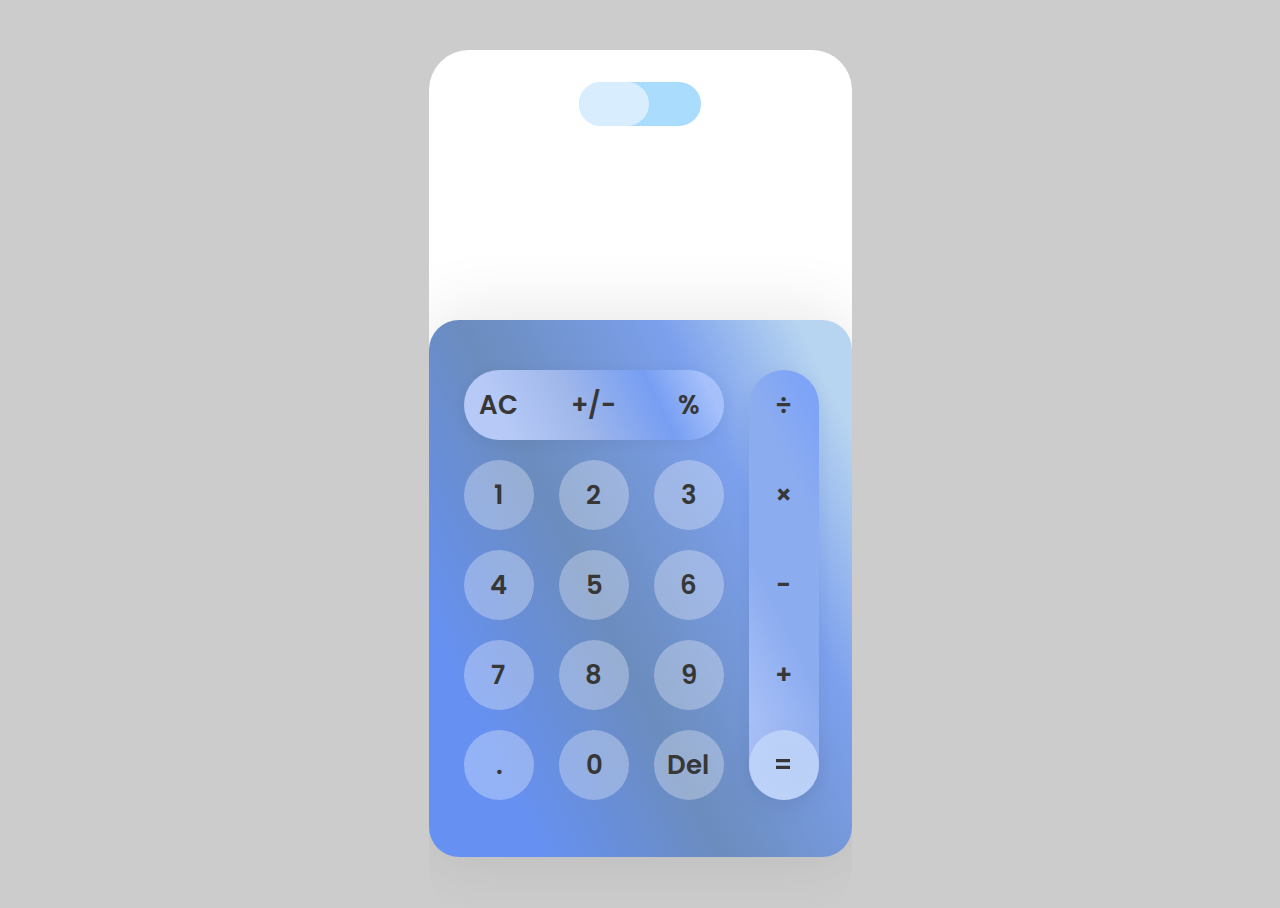
<file: index.html>
<!DOCTYPE html>
<html lang="en">
<head>
    <meta charset="UTF-8">
    <meta http-equiv="X-UA-Compatible" content="IE=edge">
    <meta name="viewport" content="width=device-width, initial-scale=1.0">
    <title>Calculator</title>
    <script src="./script.js" defer></script>
    <link rel="stylesheet" href="./style.css">
</head>
<body>
    <div id="root">
        <div class="calculator">
            <div class="result">
                <label class="toggle-container">
                    <input type="checkbox" class="toggle-input">
                    <span class="toggle-slider"></span>
                  </label>
                <span class="history"></span>
                <div>
                    <span class="equal"> </span>
                    <span class="mathResult"></span>
                </div>
            </div>
            <div class="buttons">
                <div class="numbers">
                    <div class="operators">
                        <button onclick="calculator.deleteCash()">AC</button>
                        <button onclick="calculator.module()">+/-</button>
                        <button onclick="calculator.getNumberClick(event.target.textContent)">%</button>
                    </div>
                    <div class="numbersDiv">
                        <div>
                            <button onclick="calculator.getNumberClick(event.target.textContent)">1</button>
                            <button onclick="calculator.getNumberClick(event.target.textContent)">2</button>
                            <button onclick="calculator.getNumberClick(event.target.textContent)">3</button>
                        </div>
                        <div>
                            <button onclick="calculator.getNumberClick(event.target.textContent)">4</button>
                            <button onclick="calculator.getNumberClick(event.target.textContent)">5</button>
                            <button onclick="calculator.getNumberClick(event.target.textContent)">6</button>
                        </div>
                        <div>
                            <button onclick="calculator.getNumberClick(event.target.textContent)">7</button>
                            <button onclick="calculator.getNumberClick(event.target.textContent)">8</button>
                            <button onclick="calculator.getNumberClick(event.target.textContent)">9</button>
                        </div>
                        <div>
                            <button onclick="calculator.getNumberClick(event.target.textContent)">.</button>
                            <button onclick="calculator.getNumberClick(event.target.textContent)">0</button>
                            <button onclick="calculator.deleteLastMember()">Del</button>
                        </div>
                    </div>
                </div>
                <div class="defaultOperators">
                    <button onclick="calculator.getNumberClick(event.target.textContent)">÷</button>
                    <button onclick="calculator.getNumberClick(event.target.textContent)">×</button>
                    <button onclick="calculator.getNumberClick(event.target.textContent)">-</button>
                    <button onclick="calculator.getNumberClick(event.target.textContent)">+</button>
                    <button class="equalOperator" onclick="calculator.getResult()">=</button>
                </div>
            </div>
        </div>
    </div>
</body>
</html>
</file>
<file: style.css>
@import url('https://fonts.googleapis.com/css2?family=Poppins:wght@400&display=swap');

* {
    margin: 0;
    padding: 0;
    box-sizing: border-box;
}

#root {
    /* max-width: 1500px;
    height: 100vh; */
    display: flex;
    align-items: center;
    justify-content: center;
    background-color: #ccc;
    font-family: 'Poppins', sans-serif;
}

.calculator {
    border-radius: 40px;
    overflow: hidden;
    margin-top: 50px;
    width: 423px;
    height: 858px;
    border-radius: 40px;
    position: relative;
}

.buttons {
    background: linear-gradient(244deg, #b7d4f0 8.14%, #7ca0ed 27.9%, #6b8cbd 56.94%, #6691f3 84.11%);
    position: absolute;
    top: 270px;
    display: flex;
    justify-content: space-between;
    gap: 25px;
    width: 423px;
    height: 537px;
    flex-shrink: 0;
    padding: 50px 35px;
    border-radius: 30px;
    box-shadow: 0px -5px 70px 0px rgba(0, 0, 0, 0.10) !important;
}

.defaultOperators {
    display: flex;
    flex-direction: column;
    justify-content: space-between;
    width: 70px;
    height: 430px;
    border-radius: 40px;
    background: linear-gradient(244deg, #7ea4f7 8.14%, #8cacf0 27.9%, #8cacf0 56.94%, #a7bff7 84.11%);
    box-shadow: 0px 3px 15px 0px rgba(0, 0, 0, 0.05);
}

.operators {
    display: flex;
    justify-content: space-between;
    width: 260px;
    height: 70px;
    flex-shrink: 0;
    border-radius: 40px;
    background: linear-gradient(244deg, #a6c1fa 8.14%, #779ef3 27.9%, #9fb7ea 56.94%, #b7caf7 84.11%);
    box-shadow: 0px 3px 15px 0px rgba(0, 0, 0, 0.05);
}

.numbersDiv {
    display: flex;
    flex-direction: column;
}

.numbersDiv > div {
    display: flex;
    flex-direction: row;
    justify-content: space-between;
    gap: 25px;
    margin-top: 20px;
}

button {
    border-radius: 100%;
    cursor: pointer;
    display: flex;
    width: 70px;
    height: 70px;
    flex-direction: column;
    justify-content: center;
    align-items: center;
    flex-shrink: 0;
    color: #373737;
    text-align: center;
    font-family: Poppins;
    font-size: 26px;
    font-style: normal;
    font-weight: 600;
    line-height: normal;
    border: none;
    background-color: rgba(255, 255, 255, 0.30);
}


.defaultOperators > button, .operators > button {
    background-color: transparent;
}

.equalOperator {
    fill: rgba(255, 255, 255, 0.20);
    filter: drop-shadow(0px 3px 15px rgba(0, 0, 0, 0.05));
    background-color: rgba(192, 212, 248, 0.866) !important;
}

.result {
    display: flex;
    flex-direction: column;
    justify-content: end;
    align-items: end;
    height: 300px;
    padding: 50px 34px;
    background-color: white;
    gap: 20px;
}

.history {
    color: rgba(55, 55, 55, 0.50);
    text-align: right;
    font-size: 24px;
    font-style: normal;
    font-weight: 800;
    line-height: normal;
}

.result > div {
    width: 100%;
    display: flex;
    justify-content: space-between;
    align-items: center;
    color: #373737;
    text-align: center;
    font-family: Poppins;
    font-size: 26px;
    font-style: normal;
    font-weight: 600;
    line-height: normal;
}

.mathResult {
    color: #373737;
    text-align: right;
    font-family: Poppins;
    font-size: 40px;
    font-style: normal;
    font-weight: 600;
    line-height: normal;
}

.toggle-container {
    position: absolute;
    top: 10px;
    right: 50%;
    transform: translate(50%, 50%);
    display: inline-block;
    width: 122px;
    height: 44px;
  }

  .toggle-input {
    display: none;
  }

  .toggle-slider {
    position: absolute;
    cursor: pointer;
    top: 0;
    left: 0;
    right: 0;
    bottom: 0;
    background-color: #A9DCFD;
    transition: .4s;
    border-radius: 40px;
  }

  .toggle-slider:before {
    position: absolute;
    content: "";
    height: 44px;
    width: 70px;
    background-color: #D8EEFF;
    transition: .4s;
    border-radius: 50px;
  }

  .toggle-input:checked + .toggle-slider {
    background-color: #1B6A9C;
}

.toggle-input:checked + .toggle-slider:before {
    transform: translateX(52px);
    background-color:  #003661;
  }
</file>
